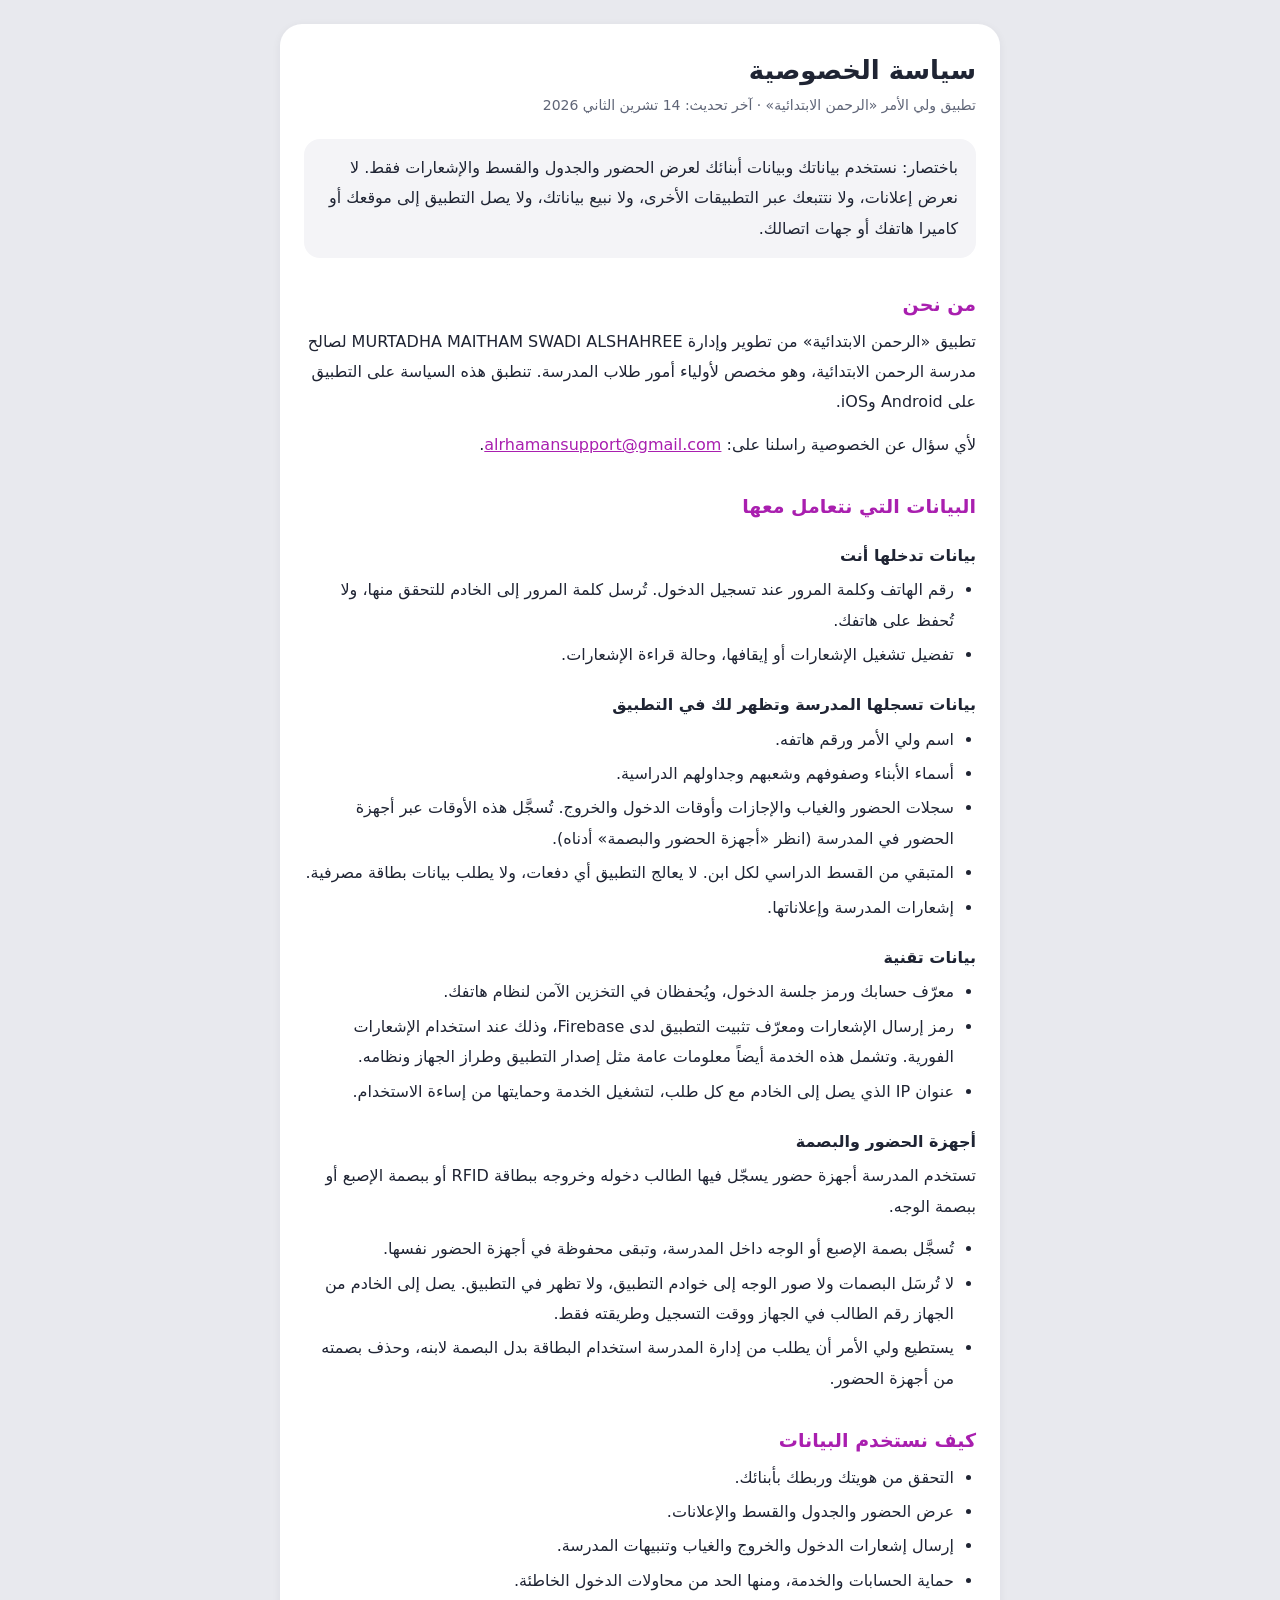
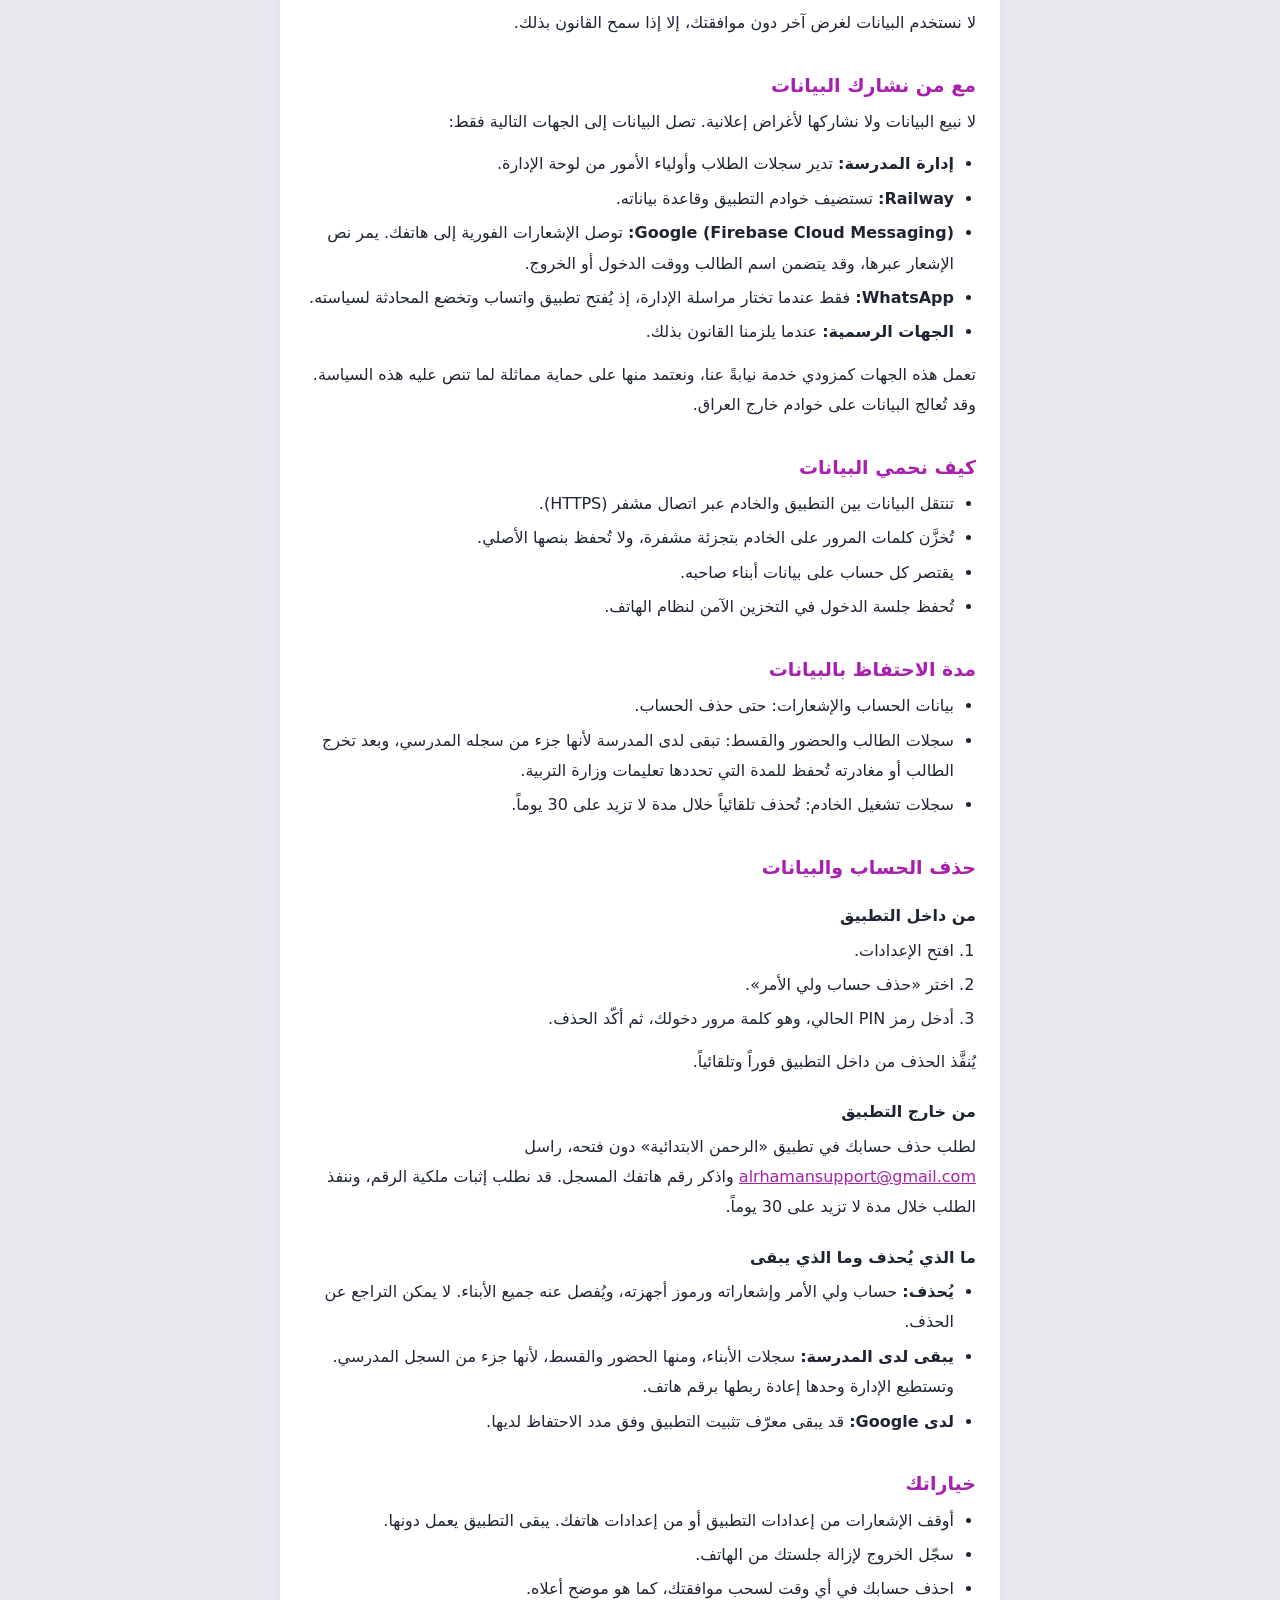
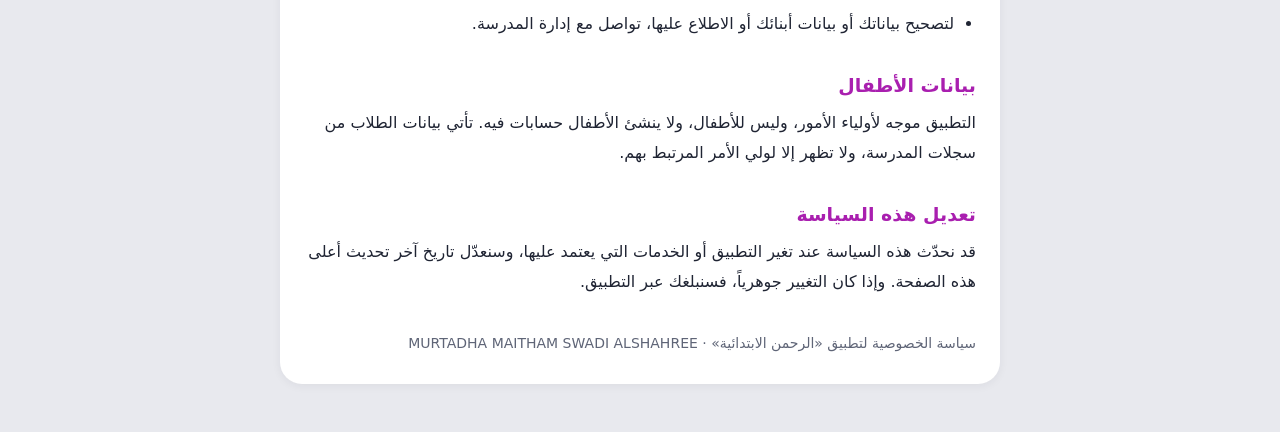
<file: alrhman_dashboard/web/privacy.html>
<!doctype html>
<html lang="ar" dir="rtl">
<head>
<meta charset="utf-8">
<meta name="viewport" content="width=device-width, initial-scale=1">
<title>سياسة الخصوصية - تطبيق الرحمن الابتدائية</title>
<meta name="description" content="سياسة الخصوصية لتطبيق ولي الأمر الرحمن الابتدائية: البيانات التي نجمعها، وكيف نستخدمها ونحميها، وكيف تحذف حسابك.">
<link rel="icon" type="image/png" href="favicon.png">
<style>
  :root {
    --canvas: #E8E9EE;
    --card: #FFFFFF;
    --text: #1F2433;
    --muted: #5F6577;
    --brand: #A91FAF;
    --inset: #F4F4F7;
  }
  * { box-sizing: border-box; }
  body {
    margin: 0;
    padding: 24px 16px 48px;
    background: var(--canvas);
    color: var(--text);
    font-family: "Segoe UI", Tahoma, "Noto Sans Arabic", "Geeza Pro", system-ui, sans-serif;
    font-size: 16px;
    line-height: 1.9;
  }
  main {
    max-width: 720px;
    margin: 0 auto;
    padding: 28px 24px;
    background: var(--card);
    border-radius: 22px;
    box-shadow: 0 2px 10px rgba(31, 36, 51, .06);
  }
  h1 { margin: 0 0 4px; font-size: 26px; line-height: 1.4; }
  h2 { margin: 32px 0 8px; font-size: 19px; line-height: 1.5; color: var(--brand); }
  h3 { margin: 20px 0 4px; font-size: 16px; }
  p { margin: 0 0 12px; }
  ul, ol { margin: 0 0 12px; padding-inline-start: 22px; }
  li { margin-bottom: 4px; }
  a { color: var(--brand); }
  .meta { margin-bottom: 20px; color: var(--muted); font-size: 14px; }
  .summary { margin: 20px 0; padding: 14px 18px; background: var(--inset); border-radius: 16px; }
  .summary p:last-child { margin-bottom: 0; }
  footer { margin-top: 32px; color: var(--muted); font-size: 14px; }
</style>
</head>
<body>
<main>
  <h1>سياسة الخصوصية</h1>
  <p class="meta">تطبيق ولي الأمر «الرحمن الابتدائية» · آخر تحديث: 14 تشرين الثاني 2026</p>

  <div class="summary">
    <p>باختصار: نستخدم بياناتك وبيانات أبنائك لعرض الحضور والجدول والقسط والإشعارات فقط. لا نعرض إعلانات، ولا نتتبعك عبر التطبيقات الأخرى، ولا نبيع بياناتك، ولا يصل التطبيق إلى موقعك أو كاميرا هاتفك أو جهات اتصالك.</p>
  </div>

  <h2>من نحن</h2>
  <p>تطبيق «الرحمن الابتدائية» من تطوير وإدارة <span dir="ltr">MURTADHA MAITHAM SWADI ALSHAHREE</span> لصالح مدرسة الرحمن الابتدائية، وهو مخصص لأولياء أمور طلاب المدرسة. تنطبق هذه السياسة على التطبيق على Android وiOS.</p>
  <p>لأي سؤال عن الخصوصية راسلنا على: <a href="mailto:alrhamansupport@gmail.com" dir="ltr">alrhamansupport@gmail.com</a>.</p>

  <h2>البيانات التي نتعامل معها</h2>
  <h3>بيانات تدخلها أنت</h3>
  <ul>
    <li>رقم الهاتف وكلمة المرور عند تسجيل الدخول. تُرسل كلمة المرور إلى الخادم للتحقق منها، ولا تُحفظ على هاتفك.</li>
    <li>تفضيل تشغيل الإشعارات أو إيقافها، وحالة قراءة الإشعارات.</li>
  </ul>
  <h3>بيانات تسجلها المدرسة وتظهر لك في التطبيق</h3>
  <ul>
    <li>اسم ولي الأمر ورقم هاتفه.</li>
    <li>أسماء الأبناء وصفوفهم وشعبهم وجداولهم الدراسية.</li>
    <li>سجلات الحضور والغياب والإجازات وأوقات الدخول والخروج. تُسجَّل هذه الأوقات عبر أجهزة الحضور في المدرسة (انظر «أجهزة الحضور والبصمة» أدناه).</li>
    <li>المتبقي من القسط الدراسي لكل ابن. لا يعالج التطبيق أي دفعات، ولا يطلب بيانات بطاقة مصرفية.</li>
    <li>إشعارات المدرسة وإعلاناتها.</li>
  </ul>
  <h3>بيانات تقنية</h3>
  <ul>
    <li>معرّف حسابك ورمز جلسة الدخول، ويُحفظان في التخزين الآمن لنظام هاتفك.</li>
    <li>رمز إرسال الإشعارات ومعرّف تثبيت التطبيق لدى Firebase، وذلك عند استخدام الإشعارات الفورية. وتشمل هذه الخدمة أيضاً معلومات عامة مثل إصدار التطبيق وطراز الجهاز ونظامه.</li>
    <li>عنوان IP الذي يصل إلى الخادم مع كل طلب، لتشغيل الخدمة وحمايتها من إساءة الاستخدام.</li>
  </ul>

  <h3 id="biometrics">أجهزة الحضور والبصمة</h3>
  <p>تستخدم المدرسة أجهزة حضور يسجّل فيها الطالب دخوله وخروجه ببطاقة RFID أو ببصمة الإصبع أو ببصمة الوجه.</p>
  <ul>
    <li>تُسجَّل بصمة الإصبع أو الوجه داخل المدرسة، وتبقى محفوظة في أجهزة الحضور نفسها.</li>
    <li>لا تُرسَل البصمات ولا صور الوجه إلى خوادم التطبيق، ولا تظهر في التطبيق. يصل إلى الخادم من الجهاز رقم الطالب في الجهاز ووقت التسجيل وطريقته فقط.</li>
    <li>يستطيع ولي الأمر أن يطلب من إدارة المدرسة استخدام البطاقة بدل البصمة لابنه، وحذف بصمته من أجهزة الحضور.</li>
  </ul>

  <h2>كيف نستخدم البيانات</h2>
  <ul>
    <li>التحقق من هويتك وربطك بأبنائك.</li>
    <li>عرض الحضور والجدول والقسط والإعلانات.</li>
    <li>إرسال إشعارات الدخول والخروج والغياب وتنبيهات المدرسة.</li>
    <li>حماية الحسابات والخدمة، ومنها الحد من محاولات الدخول الخاطئة.</li>
  </ul>
  <p>لا نستخدم البيانات لغرض آخر دون موافقتك، إلا إذا سمح القانون بذلك.</p>

  <h2>مع من نشارك البيانات</h2>
  <p>لا نبيع البيانات ولا نشاركها لأغراض إعلانية. تصل البيانات إلى الجهات التالية فقط:</p>
  <ul>
    <li><strong>إدارة المدرسة:</strong> تدير سجلات الطلاب وأولياء الأمور من لوحة الإدارة.</li>
    <li><strong>Railway:</strong> تستضيف خوادم التطبيق وقاعدة بياناته.</li>
    <li><strong>Google (Firebase Cloud Messaging):</strong> توصل الإشعارات الفورية إلى هاتفك. يمر نص الإشعار عبرها، وقد يتضمن اسم الطالب ووقت الدخول أو الخروج.</li>
    <li><strong>WhatsApp:</strong> فقط عندما تختار مراسلة الإدارة، إذ يُفتح تطبيق واتساب وتخضع المحادثة لسياسته.</li>
    <li><strong>الجهات الرسمية:</strong> عندما يلزمنا القانون بذلك.</li>
  </ul>
  <p>تعمل هذه الجهات كمزودي خدمة نيابةً عنا، ونعتمد منها على حماية مماثلة لما تنص عليه هذه السياسة. وقد تُعالج البيانات على خوادم خارج العراق.</p>

  <h2>كيف نحمي البيانات</h2>
  <ul>
    <li>تنتقل البيانات بين التطبيق والخادم عبر اتصال مشفر (HTTPS).</li>
    <li>تُخزَّن كلمات المرور على الخادم بتجزئة مشفرة، ولا تُحفظ بنصها الأصلي.</li>
    <li>يقتصر كل حساب على بيانات أبناء صاحبه.</li>
    <li>تُحفظ جلسة الدخول في التخزين الآمن لنظام الهاتف.</li>
  </ul>

  <h2>مدة الاحتفاظ بالبيانات</h2>
  <ul>
    <li>بيانات الحساب والإشعارات: حتى حذف الحساب.</li>
    <li>سجلات الطالب والحضور والقسط: تبقى لدى المدرسة لأنها جزء من سجله المدرسي، وبعد تخرج الطالب أو مغادرته تُحفظ للمدة التي تحددها تعليمات وزارة التربية.</li>
    <li>سجلات تشغيل الخادم: تُحذف تلقائياً خلال مدة لا تزيد على 30 يوماً.</li>
  </ul>

  <h2 id="delete-account">حذف الحساب والبيانات</h2>
  <h3>من داخل التطبيق</h3>
  <ol>
    <li>افتح الإعدادات.</li>
    <li>اختر «حذف حساب ولي الأمر».</li>
    <li>أدخل رمز PIN الحالي، وهو كلمة مرور دخولك، ثم أكّد الحذف.</li>
  </ol>
  <p>يُنفَّذ الحذف من داخل التطبيق فوراً وتلقائياً.</p>
  <h3>من خارج التطبيق</h3>
  <p>لطلب حذف حسابك في تطبيق «الرحمن الابتدائية» دون فتحه، راسل <a href="mailto:alrhamansupport@gmail.com" dir="ltr">alrhamansupport@gmail.com</a> واذكر رقم هاتفك المسجل. قد نطلب إثبات ملكية الرقم، وننفذ الطلب خلال مدة لا تزيد على 30 يوماً.</p>
  <h3>ما الذي يُحذف وما الذي يبقى</h3>
  <ul>
    <li><strong>يُحذف:</strong> حساب ولي الأمر وإشعاراته ورموز أجهزته، ويُفصل عنه جميع الأبناء. لا يمكن التراجع عن الحذف.</li>
    <li><strong>يبقى لدى المدرسة:</strong> سجلات الأبناء، ومنها الحضور والقسط، لأنها جزء من السجل المدرسي. وتستطيع الإدارة وحدها إعادة ربطها برقم هاتف.</li>
    <li><strong>لدى Google:</strong> قد يبقى معرّف تثبيت التطبيق وفق مدد الاحتفاظ لديها.</li>
  </ul>

  <h2>خياراتك</h2>
  <ul>
    <li>أوقف الإشعارات من إعدادات التطبيق أو من إعدادات هاتفك. يبقى التطبيق يعمل دونها.</li>
    <li>سجّل الخروج لإزالة جلستك من الهاتف.</li>
    <li>احذف حسابك في أي وقت لسحب موافقتك، كما هو موضح أعلاه.</li>
    <li>لتصحيح بياناتك أو بيانات أبنائك أو الاطلاع عليها، تواصل مع إدارة المدرسة.</li>
  </ul>

  <h2>بيانات الأطفال</h2>
  <p>التطبيق موجه لأولياء الأمور، وليس للأطفال، ولا ينشئ الأطفال حسابات فيه. تأتي بيانات الطلاب من سجلات المدرسة، ولا تظهر إلا لولي الأمر المرتبط بهم.</p>

  <h2>تعديل هذه السياسة</h2>
  <p>قد نحدّث هذه السياسة عند تغير التطبيق أو الخدمات التي يعتمد عليها، وسنعدّل تاريخ آخر تحديث أعلى هذه الصفحة. وإذا كان التغيير جوهرياً، فسنبلغك عبر التطبيق.</p>

  <footer>سياسة الخصوصية لتطبيق «الرحمن الابتدائية» · <span dir="ltr">MURTADHA MAITHAM SWADI ALSHAHREE</span></footer>
</main>
</body>
</html>
</file>
